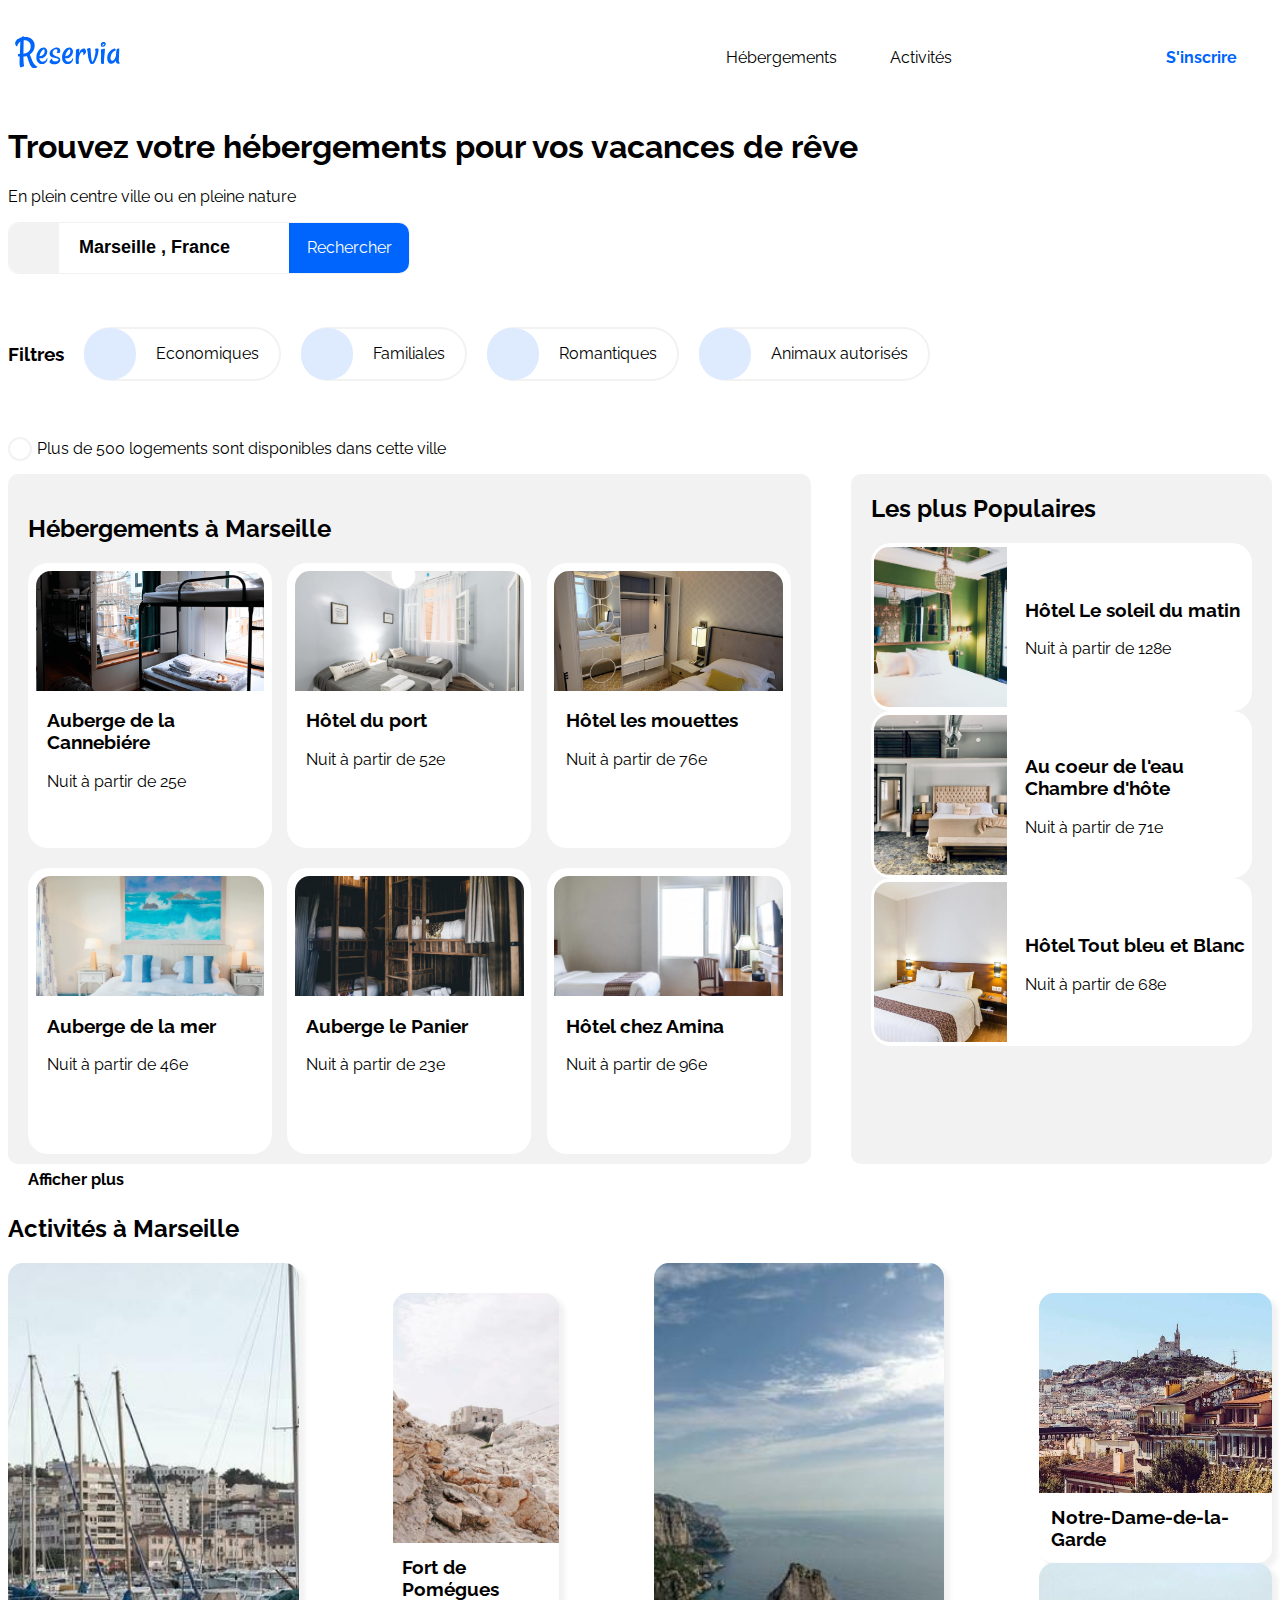
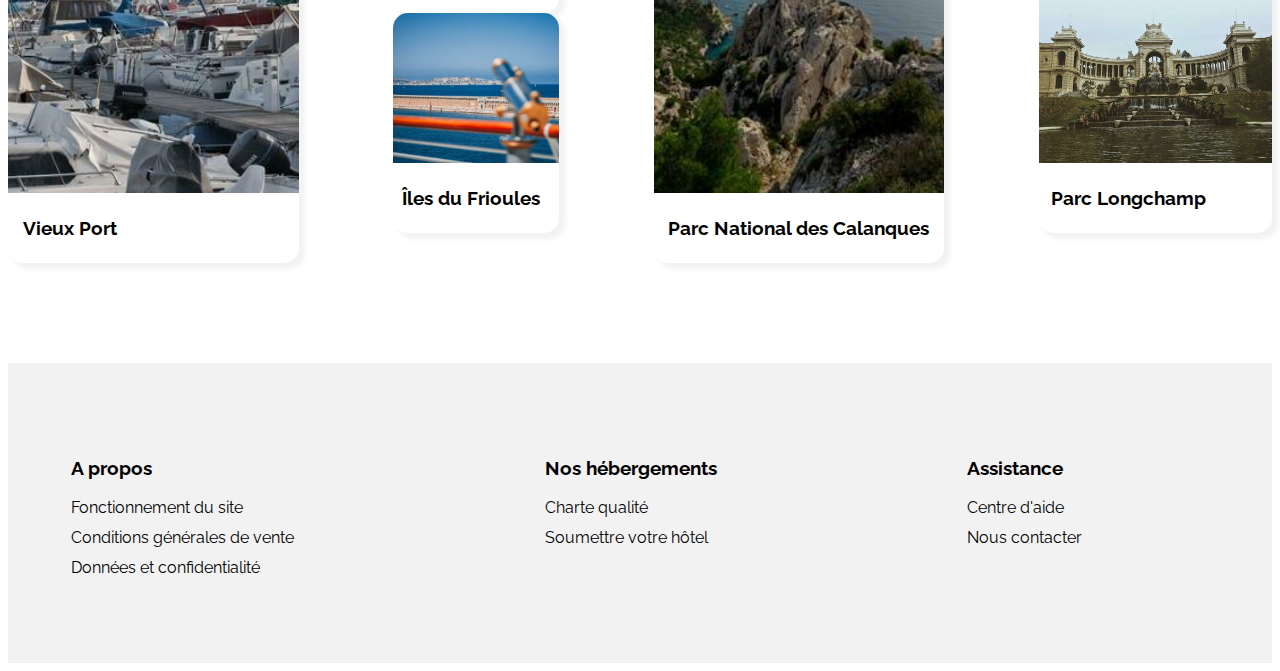
<file: index.html>
<!DOCTYPE html>
<html lang="fr">
  <head>
    <meta charset="UTF-8" />
    <meta http-equiv="X-UA-Compatible" content="IE=edge" />
    <meta name="viewport" content="width=device-width, initial-scale=1.0" />
    <link rel="stylesheet" href="https://use.fontawesome.com/releases/v5.15.3/css/all.css" integrity="sha384-SZXxX4whJ79/gErwcOYf+zWLeJdY/qpuqC4cAa9rOGUstPomtqpuNWT9wdPEn2fk"
      crossorigin="anonymous"
    />
    <link rel="preconnect" href="https://fonts.gstatic.com" />
    <link href="https://fonts.googleapis.com/css2?family=Raleway&display=swap" rel="stylesheet"/>
    <link rel="stylesheet" href="styles/style.css" />
    <link rel="stylesheet" href="styles/mobilestyle.css" />
    <title>Reservia</title>
  </head>
  <body>
    <nav class="TNav">
      <div class="TLiens flexBetween">
        <div class="mobileTitrepara">
          <img class="marglogo"  src="images/logo/Reservia.svg" alt="Logo Reservia" width="120" height="50"/>
        </div>

        <!-- on rajoute une div qui englobe les deux liens hebergement et activités -->
        <div class="TLien2  Barrel flexCentre">
          <div class="TLien TLienMobile flexCentre bordureNav">
            <a class="colorLien2 decorationNone" href="#hebergements"
              >Hébergements</a
            >
          </div>
          <div class="TLien flexCentre bordureNav">
            <a class="colorLien2 decorationNone" href="#activites">Activités</a>
          </div>
          <div class="barrel"></div>
        </div>
        <div class="TLien Lieninscrit flexCentre bordureNav">
          <a class="texteGras colorBleu decorationNone" href="#">S'inscrire</a>
        </div>
      </div>
    </nav>
    <header>
      <section>
        <div class="mobileTitrepara">
          <h1 class="texteGras">
            Trouvez votre hébergements pour vos vacances de rêve
          </h1>
          <p>En plein centre ville ou en pleine nature</p>
        </div>
        <div class="bordureSearch flexCentre">
          <div class="backGris flexCentre iconT">
            <i class="fas fa-map-marker-alt"></i>
          </div>
          <div>
            <input
              class="recherche flexCentre bordureNone paddingSearch" type="search" value="Marseille , France" />
          </div>
          <div class="backBleu flexCentre buttonSearch">
           <span class="mobileNone">Rechercher</span>
           <span class="desktopNone"><i class="fas fa-search"></i></span>
          </div>
        </div>
        <div class="mobileFiltreWrap filtre margFiltre">
          <div class="margFiltreTitre"><h3>Filtres</h3></div>
          <!-- rajoute 2 div flexAround pour separer en mobile -->
          <!-- div1 -->
          <div class="flexAround">
            <div class="mobileEconomiques flexBetween filtreTexteIcons">
              <i
               class="fas fa-money-bill-wave fa-lg filtreIcons flexCentre"
              ></i>
              <div class="filtreTexte flexCentre">Economiques</div>
            </div>
            <div class="mobileFamiliales flexBetween filtreTexteIcons">
              <i class="fas fa-child fa-lg filtreIcons flexCentre"></i>
              <div class="filtreTexte flexCentre">Familiales</div>
            </div>
          </div>
          <!-- div2 -->
          <div class="mobileFiltreWrap flexAround">
            <div class="flexBetween filtreTexteIcons">
              <i class="fas fa-heart fa-lg filtreIcons flexCentre"></i>
              <div class="filtreTexte flexCentre">Romantiques</div>
            </div>
            <div class="flexBetween filtreTexteIcons">
              <i class="fas fa-dog fa-lg filtreIcons flexCentre"></i>
              <div class="filtreTexte flexCentre">Animaux autorisés</div>
            </div>
          </div>
        </div>
        <div class="info">
          <div class="parentIcon flexCentre">
            <i class="fas fa-info fa-xs colorBleu"></i>
          </div>
          <p>Plus de 500 logements sont disponibles dans cette ville</p>
        </div>
      </section>
    </header>
    <section id="hebergements" class="flexAround">
      <div class="flexColumnAround THebergements backGris elementHebergements">
        <h2>Hébergements à Marseille</h2>
        <div class="bloc1 flexBetween">
          <div class="groupHebergements flexColumnCentre">
            <div class="imgHebergements1"></div>
            <div class="groupDetailsHebergements">
              <h3>Auberge de la Cannebiére</h3>
              <p>Nuit à partir de 25e</p>
              <div>
                <i class="fas fa-star colorBleu"></i>
                <i class="fas fa-star colorBleu"></i>
                <i class="fas fa-star colorBleu"></i>
                <i class="fas fa-star colorBleu"></i>
                <i class="fas fa-star colorGris"></i>
              </div>
            </div>
          </div>
          <div class="groupHebergements flexColumnCentre">
            <div class="imgHebergements2"></div>
            <div class="groupDetailsHebergements">
              <h3>Hôtel du port</h3>
              <p>Nuit à partir de 52e</p>
              <div>
                <i class="fas fa-star colorBleu"></i>
                <i class="fas fa-star colorBleu"></i>
                <i class="fas fa-star colorBleu"></i>
                <i class="fas fa-star colorBleu"></i>
                <i class="fas fa-star colorBleu"></i>
              </div>
            </div>
          </div>
          <div class="groupHebergements flexColumnCentre">
            <div class="imgHebergements3"></div>
            <div class="groupDetailsHebergements">
              <h3>Hôtel les mouettes</h3>
              <p>Nuit à partir de 76e</p>
              <div>
                <i class="fas fa-star colorBleu"></i>
                <i class="fas fa-star colorBleu"></i>
                <i class="fas fa-star colorBleu"></i>
                <i class="fas fa-star colorBleu"></i>
                <i class="fas fa-star colorGris"></i>
              </div>
            </div>
          </div>
        </div>
        <div class="bloc2 flexBetween">
          <div class="groupHebergements flexColumnCentre">
            <div class="imgHebergements4"></div>
            <div class="groupDetailsHebergements">
              <h3>Auberge de la mer</h3>
              <p>Nuit à partir de 46e</p>
              <div>
                <i class="fas fa-star colorBleu"></i>
                <i class="fas fa-star colorBleu"></i>
                <i class="fas fa-star colorBleu"></i>
                <i class="fas fa-star colorGris"></i>
                <i class="fas fa-star colorGris"></i>
              </div>
            </div>
          </div>
          <div class="groupHebergements flexColumnCentre">
            <div class="imgHebergements5"></div>
            <div class="groupDetailsHebergements">
              <h3>Auberge le Panier</h3>
              <p>Nuit à partir de 23e</p>
              <div>
                <i class="fas fa-star colorBleu"></i>
                <i class="fas fa-star colorBleu"></i>
                <i class="fas fa-star colorBleu"></i>
                <i class="fas fa-star colorBleu"></i>
                <i class="fas fa-star colorGris"></i>
              </div>
            </div>
          </div>
          <div class="groupHebergements flexColumnCentre">
            <div class="imgHebergements6"></div>
            <div class="groupDetailsHebergements">
              <h3>Hôtel chez Amina</h3>
              <p>Nuit à partir de 96e</p>
              <div>
                <i class="fas fa-star colorBleu"></i>
                <i class="fas fa-star colorBleu"></i>
                <i class="fas fa-star colorBleu"></i>
                <i class="fas fa-star colorBleu"></i>
                <i class="fas fa-star colorBleu"></i>
              </div>
            </div>
          </div>
        </div>
        <div></div>
        <p class="texteGras">Afficher plus</p>
      </div>
      <div class="TPopulaires elementPopulaires backGris">
        <div class="flexBetween">
          <h2 class="tabletteTTitrePop texteGras">Les plus Populaires</h2>
          <div><i class="fas fa-chart-line fa-2x"></i></div>
        </div>
        <div class="flexColumnAround">
          <div class="elementPopulaires2 groupPopulaires flexCentre">
            <div class="imgPopulaires1"></div>
            <div class="groupDetailsPopulaires">
              <h3>Hôtel Le soleil du matin</h3>
              <p>Nuit à partir de 128e</p>
              <div>
                <i class="fas fa-star colorBleu"></i>
                <i class="fas fa-star colorBleu"></i>
                <i class="fas fa-star colorBleu"></i>
                <i class="fas fa-star colorBleu"></i>
                <i class="fas fa-star colorBleu"></i>
              </div>
            </div>
          </div>
          <div class="elementPopulaires2 groupPopulaires flexCentre">
            <div class="imgPopulaires2"></div>
            <div class="groupDetailsPopulaires">
              <h3>Au coeur de l'eau Chambre d'hôte</h3>
              <p>Nuit à partir de 71e</p>
              <div>
                <i class="fas fa-star colorBleu"></i>
                <i class="fas fa-star colorBleu"></i>
                <i class="fas fa-star colorBleu"></i>
                <i class="fas fa-star colorBleu"></i>
                <i class="fas fa-star colorGris"></i>
              </div>
            </div>
          </div>
          <div class="groupPopulaires flexCentre">
            <div class="imgPopulaires3"></div>
            <div class="groupDetailsPopulaires">
              <h3>Hôtel Tout bleu et Blanc</h3>
              <p>Nuit à partir de 68e</p>
              <div>
                <i class="fas fa-star colorBleu"></i>
                <i class="fas fa-star colorBleu"></i>
                <i class="fas fa-star colorBleu"></i>
                <i class="fas fa-star colorBleu"></i>
                <i class="fas fa-star colorGris"></i>
              </div>
            </div>
          </div>
        </div>
      </div>
    </section>
    <section id="activites" class="Activites">
      <h2 class="mobileTitrepara">Activités à Marseille</h2>
      <div class="elementActivites flexBetween">
        <div class="groupActivites flexColumnCentre">
          <div class="imgActivites1"></div>
          <div class="hauteurTitre titreActivites"><h3>Vieux Port</h3></div>
        </div>

        <div class="elementActivites2356 flexColumnBetween">
          <div class="groupActivites2356 flexColumnCentre">
            <div class="imgActivites2"></div>
            <div class="hauteurTitre titreActivites">
              <h3>Fort de Pomégues</h3>
            </div>
          </div>

          <div class="groupActivites2356 flexColumnCentre">
            <div class="imgActivites3"></div>
            <div class="hauteurTitre titreActivites">
              <h3>Îles du Frioules</h3>
            </div>
          </div>
        </div>
        <div class="groupActivites flexColumnCentre">
          <div class="imgActivites4"></div>
          <div class="hauteurTitre titreActivites">
            <h3>Parc National des Calanques</h3>
          </div>
        </div>

        <div class="elementActivites2356 flexColumnBetween">
          <div class="groupActivites2356 flexColumnCentre">
            <div class="imgActivites5"></div>
            <div class="hauteurTitre titreActivites">
              <h3>Notre-Dame-de-la-Garde</h3>
            </div>
          </div>

          <div class="groupActivites2356 flexColumnCentre">
            <div class="imgActivites6"></div>
            <div class="hauteurTitre titreActivites">
              <h3>Parc Longchamp</h3>
            </div>
          </div>
        </div>
      </div>
    </section>
    <footer>
      <div class="footer backGris flexBetween">
        <div class="margeBlocFoot1 tailleBlocFoot">
          <h3>A propos</h3>
          <div class="divLienFoot">
            <a href="#" class="decorationNone lienFoot"
              >Fonctionnement du site</a
            >
          </div>
          <div class="divLienFoot">
            <a href="#" class="decorationNone lienFoot"
              >Conditions générales de vente</a
            >
          </div>
          <div class="divLienFoot">
            <a href="#" class="decorationNone lienFoot"
              >Données et confidentialité</a
            >
          </div>
        </div>
        <div class="tailleBlocFoot">
          <h3>Nos hébergements</h3>
          <div class="divLienFoot">
            <a href="#" class="decorationNone lienFoot">Charte qualité</a>
          </div>
          <div class="divLienFoot">
            <a href="#" class="decorationNone lienFoot"
              >Soumettre votre hôtel</a
            >
          </div>
        </div>
        <div class="margeBlocFoot3 tailleBlocFoot">
          <h3>Assistance</h3>
          <div class="divLienFoot">
            <a href="#" class="decorationNone lienFoot">Centre d'aide</a>
          </div>
          <div class="divLienFoot">
            <a href="#" class="decorationNone lienFoot">Nous contacter</a>
          </div>
        </div>
      </div>
    </footer>
  </body>
</html>
</file>
<file: styles/style.css>
/* GENERAL */
html,
body {
  font-family: Raleway, Arial, Helvetica, sans-serif;
}
.flexCentre {
  display: flex;
  justify-content: center;
  align-items: center;
}
.flexAround {
  display: flex;
  justify-content: space-around;
  align-items: center;
}
.flexBetween {
  display: flex;
  justify-content: space-between;
  align-items: center;
}
.flexColumnCentre {
  display: flex;
  flex-direction: column;
  justify-content: center;
  align-items: center;
}
.flexColumnAround {
  display: flex;
  flex-direction: column;
  justify-content: space-around;
}
.flexColumnBetween {
  display: flex;
  flex-direction: column;
  justify-content: space-between;
}
.decorationNone {
  text-decoration: none;
}
.bordureNone {
  border: none;
}
.texteGras {
  font-weight: bold;
}
.colorBleu {
  color: #0065fc;
}
.colorBleuClair {
  color: #deebff;
}
.colorGris {
  color: #f2f2f2;
}
.backBleu {
  background-color: #0065fc;
}
.backBleuClair {
  background-color: #deebff;
}
.backGris {
  background-color: #f2f2f2;
}
/* NAV */
.TNav {
  height: auto;
}
.TLiens {
  width: 100%;
}
.TLien2 {
  margin-left: 60%;
}
.TLien {
  width: 140px;
  height: 99px;
}
.colorLien2 {
  color: black;
}
.bordureNav {
  border-top: 0px solid transparent;
}
.bordureNav:hover {
  border-top: 1px solid #0065fc;
  cursor: pointer;
}
.bordureNav:hover > a {
  color: #0065fc;
}
.marglogo {
  margin-bottom: 7px;
}
/*HEADER*/
.desktopNone{
  display:None;
}
.bordureSearch {
  width: 400px;
  border-radius: 10px;
  border: 0.5px solid #f2f2f2;
}
.paddingSearch {
  padding-left: 20px;
}
.recherche {
  height: 50px;
  width: 230px;
  font-size: 18px;
  color: black;
  font-weight: bold;
}
.iconT {
  height: 50px;
  width: 50px;
  border-radius: 10px 0 0 10px;
}
.buttonSearch {
  height: 50px;
  width: 120px;
  color: white;
  cursor: pointer;
  border-radius: 0 10px 10px 0;
}
.buttonSearch:hover {
  color: #0065fc;
  background-color: #f2f2f2;
}
/* Filtres */
.margFiltre {
  margin-top: 50px;
  margin-bottom: 40px;
}
.filtre {
  display: flex;
  align-items: center;
}
.margFiltreTitre {
  margin-right: 20px;
}
.filtreTexteIcons {
  border: 2px solid #f2f2f2;
  height: 50px;
  border-radius: 30px;
  margin-right: 20px;
}

.filtreTexteIcons:hover > .filtreTexte {
  color: #0065fc;
}
.filtreTexteIcons:hover > .filtreIcons {
  color: white;
  background-color: #0065fc;
}
.filtreTexte {
  height: 50px;
  padding-left: 20px;
  padding-right: 20px;
  border-radius: 0 25px 25px 0;
}

.filtreIcons {
  margin-left: -2px;
  border-radius: 25px;
  width: 52px;
  height: 52px;
  color: #0065fc;
  background-color: #deebff;
}
/* INFO ICONE */
.info {
  display: flex;
  align-items: center;
}
.parentIcon {
  width: 20px;
  height: 20px;
  border: 2px solid #f2f2f2;
  border-radius: 25px;
  margin-right: 5px;
}
/* HEBERGEMENTS */
.THebergements {
  flex: 2;
  height: 650px;
  margin-right: 20px;
  border-radius: 10px;
}
.TPopulaires {
  flex: 1;
  height: 650px;
  margin-left: 20px;
  border-radius: 10px;
}
.ElementHebergements {
  padding-left: 20px;
  padding-right: 20px;

}
.bloc1 {
  margin-bottom: 10px;
}
.bloc2 {
  margin-top: 10px;
}
.groupHebergements {
  width: 30%;
  height: auto;
  background-color: white;
  padding: 1%;
  border-radius: 20px;
  /*je rajoute pour voir en version mobile et desktop*/
  box-shadow: 5px 5px 5px 1px #f2f2f2;
}
.groupHebergements:hover {
  cursor: pointer;
  transform: scale(1.1);
}
.groupDetailsHebergements {
  width: 90%;

}
.imgHebergements1 {
  background-image: url("../images/hebergements/3_medium/marcus.jpg");
  background-size: cover;
  background-position: center;
  width: 100%;
  height: 120px;
  border-radius: 15px 15px 0 0;
}
.imgHebergements2 {
  background-image: url("../images/hebergements/3_medium/fred.jpg");
  background-size: cover;
  background-position: center;
  width: 100%;
  height: 120px;
  border-radius: 15px 15px 0 0;
}
.imgHebergements3 {
  background-image: url("../images/hebergements/4_small/reisetopia.jpg");
  background-size: cover;
  background-position: center;
  width: 100%;
  height: 120px;
  border-radius: 15px 15px 0 0;
}
.imgHebergements4 {
  background-image: url("../images/hebergements/4_small/annie.jpg");
  background-size: cover;
  background-position: center;
  width: 100%;
  height: 120px;
  border-radius: 15px 15px 0 0;
}
.imgHebergements5 {
  background-image: url("../images/hebergements/4_small/nicate.jpg");
  background-size: cover;
  background-position: center;
  width: 100%;
  height: 120px;
  border-radius: 15px 15px 0 0;
}
.imgHebergements6 {
  background-image: url("../images/hebergements/3_medium/febrian.jpg");
  background-size: cover;
  background-position: center;
  width: 100%;
  height: 120px;
  border-radius: 15px 15px 0 0;
}
/* Populaires */

.elementPopulaires {
  padding-left: 20px;
  padding-right: 20px;
}
.elementPopulaires12 {
  margin-bottom: 22px;
}
.groupPopulaires {
  background-color: white;
  height: auto;
  padding: 1% 0 1% 1%;
  border-radius: 20px;
}
.groupPopulaires:hover {
  cursor: pointer;
  transform: scale(1.05);
}
.groupDetailsPopulaires {
  width: 60%;
  padding-left: 5%;
}
.imgPopulaires1 {
  background-image: url("../images/hebergements/4_small/emile.jpg");
  background-size: cover;
  background-position: center;
  width: 35%;
  height: 160px;
  border-radius: 15px 0 0 15px;
}
.imgPopulaires2 {
  background-image: url("../images/hebergements/4_small/aw.jpg");
  background-size: cover;
  background-position: center;
  width: 35%;
  height: 160px;
  border-radius: 15px 0 0 15px;
}
.imgPopulaires3 {
  background-image: url("../images/hebergements/4_small/zakaria.jpg");
  background-size: cover;
  background-position: center;
  width: 35%;
  height: 160px;
  border-radius: 15px 0 0 15px;
}
/* Activites */
.Activites {
  margin-top: 50px;
  margin-bottom: 50px;
}
.ElementActivites {
  width: 100%;
  height: 600px;
}
.ElementActivites2356 {
  width: 23%;
  height: 600px;
}
/* reglage bloc */
.groupActivites {
  width: 23%;
  border-radius: 15px;
  box-shadow: 5px 5px 5px 1px #f2f2f2;
}
.groupActivites:hover {
  cursor: pointer;
  transform: scale(1.03);
}
.groupActivites2356 {
  width: 100%;
  border-radius: 15px;
  box-shadow: 5px 5px 5px 1px #f2f2f2;
}
.groupActivites2356:hover {
  cursor: pointer;
  transform: scale(1.03);
}
/* fin reglage bloc */
.hauteurTitre {
  height: 70px;
}
.titreActivites {
  display: flex;
  justify-content: flex-start;
  align-items: center;
  padding-left: 5%;
  width: 95%;
}
.imgActivites1 {
  background-image: url("../images/activites/4_small/reno.jpg");
  background-size: cover;
  background-position: center;
  width: 100%;
  height: 530px;
  border-radius: 15px 15px 0 0;
}
.imgActivites2 {
  background-image: url("../images/activites/4_small/paul.jpg");
  background-size: cover;
  background-position: center;
  width: 100%;
  height: 250px;
  border-radius: 15px 15px 0 0;
}
.imgActivites3 {
  background-image: url("../images/activites/4_small/kevin.jpg");
  background-size: cover;
  background-position: center;
  width: 100%;
  height: 150px;
  border-radius: 15px 15px 0 0;
}
.imgActivites4 {
  background-image: url("../images/activites/4_small/kilyan.jpg");
  background-size: cover;
  background-position: center;
  width: 100%;
  height: 530px;
  border-radius: 15px 15px 0 0;
}
.imgActivites5 {
  background-image: url("../images/activites/4_small/florian.jpg");
  background-size: cover;
  background-position: center;
  width: 100%;
  height: 200px;
  border-radius: 15px 15px 0 0;
}
.imgActivites6 {
  background-image: url("../images/activites/4_small/lena.jpg");
  background-size: cover;
  background-position: center;
  width: 100%;
  height: 200px;
  border-radius: 15px 15px 0 0;
}
/* footer */
.footer {
  height: 300px;
  margin-top: 100px;
}
.tailleBlocFoot {
  height: 150px;
}
.margeBlocFoot1 {
  margin-left: 5%;
}
.margeBlocFoot3 {
  margin-right: 15%;
}
.lienFoot {
  color: black;
}
.divLienFoot {
  height: 30px;
}
/* responsive */
</file>
<file: styles/mobilestyle.css>
@media screen and (max-width: 1295px) {
    .TLien2 {
      margin-left: 35%;
    }
    .groupDetailsHebergements {
      min-height: 150px;
    }
    .THebergements {
      min-height: auto;
      padding: 20px;
    }
    .TPopulaires {
      min-height: auto;
      padding: 20px;
    }
    .tabletteTTitrePop {
      margin-top: 0;
    }
  }
  @media screen and (max-width: 990px) {
    .mobileFiltreWrap {
      flex-direction: column;
      align-items: flex-start;
    }
    .filtreTexteIcons {
      margin-bottom: 20px;
    }
    #hebergements {
      flex-direction: column-reverse;
      width: 100%;
    }
    .elementPopulaires {
      flex: none;
      width: 90%;
      margin-left: 0;
      padding: 5%;
    }
    .elementHebergements {
      flex: none;
      width: 90%;
      margin-right: 0;
      margin-top: 50px;
      padding: 5%;
    }
  }
  
  @media screen and (max-width: 700px) {
  .TLiens{
    width: 90%;
  
  }
  .TLien2{
    order: 1; 
      width: 100%;
      margin-left: 0;
      margin-top: -80px
  }
  .barrel{
    border-bottom: 3px solid #f2f2f2;
    
  }

  .Lieninscrit{
    position: relative;
    bottom:80px;
    left: 230px;
  }


  .elementHebergements{
  height: auto;
  }
  .bloc1{
    flex-direction: column;
    margin-bottom: 0%;
  }
  .bloc2{
   flex-direction: column;
   margin-top: 0%;
  }
  .groupHebergements{
    width: 100%;
    margin-bottom: 50px;
  }
  .groupDetailsHebergements{
    min-height: auto;
  }
  .elementActivites{
    flex-direction: column;
   height: auto;
  }
  .groupActivites{
    width: 100%;
    margin-bottom: 50px;
  }
  .elementActivites2356{
    width: 100%;
    height: auto;
  }
  .groupActivites2356{
    margin-bottom: 50px;
  }
  .imgActivites1,
  .imgActivites2,
  .imgActivites3,
  .imgActivites4,
  .imgActivites5,
  .imgActivites6{
    height: 200px;
  }
  .footer{
    flex-direction: column;
    align-items: flex-start;
    height: auto;
    padding-left: 20px;
  }
  .margeBlocFoot1{
    margin-left:0 ;
  }
  
  }
  
  @media screen and (max-width: 600px){
  
  .TLien2{
    order: 1; 
      width: 100%;
      margin-left: 0;
      margin-top: -80px;
      border-bottom:5px solid #f2f2f2;
  }
  .barrel{
    border-bottom: 3px solid #f2f2f2;
    
  }
  
  .Lieninscrit{
    position: relative;
    bottom:80px;
    left: 230px;
  }

  
  .TLienMobile{
   width: 50%;
   border-top: 0;
   border-bottom: 5px solid #f2f2f2;
  }
  .TLiens{
    width:100%;
    flex-direction: row;
    flex-wrap: wrap;
  }
  .TLienMobile:hover{
   border-top: 0;
   border-bottom: 5px solid #0065fc ;
  }
  
  .bordureSearch{
    width: auto;
    border: none;
  }
  .recherche{
    width: 200px;
    border-bottom: 1px solid #f2f2f2;
    border-top:1px solid #f2f2f2 ;
  }
  .buttonSearch{
    width: 50px;
    border-radius: 15px; 
  }
  .desktopNone{
    display: block;
  }
  .mobileNone{
    display:None;
  }
  
  .margFiltre{
    padding-left: 5%;
  }
  
  .mobileEconomique{
   margin-right: 5px;
  }
  
  .mobileFamiliales{
   margin-right: 0;
  
  }
  .filtreTexte{
    padding-left: 10px;
    padding-right: 10px;
  }
  .info{
    padding-left:5px;
  }
  
  .elementHebergements{
    border-radius: 0;
  }
  
  .elementPopulaires{
    background-color: white;
  }
  
  .mobileTitrepara{
   padding-left: 5%;
   width: 90%;
  
  }
  
  .elementActivites{
    padding: 5%;
  }
  
  html,body{
    margin: 0;
    padding: 0;
  }



  @media screen and (max-width: 430px){
    .TLien2{
      order: 1; 
      width: 100%;
      margin-left: 0;
      margin-top: -80px;
      
    
    }
    .barrel{
      border-bottom: 3px solid #f2f2f2;
      
    }
    
    .TLienMobile{
     width: 50%;
     border-top: 0;
     
    }
    .Lieninscrit{
      position: relative;
      bottom:80px;
      left: 230px;
    }
    .TLiens{
      width:100%;
      flex-direction: row;
      flex-wrap: wrap;
    
    }
    .TLienMobile:hover{
     border-top: 0;
     border-bottom: 5px solid #0065fc ;
    }
    
    .bordureSearch{
      width: auto;
      border: none;
    }
    .recherche{
      width: 200px;
      border-bottom: 1px solid #f2f2f2;
      border-top:1px solid #f2f2f2 ;
    }
    .buttonSearch{
      width: 50px;
      border-radius: 15px; 
    }
    .desktopNone{
      display: block;
    }
    .mobileNone{
      display:None;
    }
    
    .margFiltre{
      padding-left: 5%;
    }
    
    .mobileEconomique{
     margin-right: 5px;
    }
    
    .mobileFamiliales{
     margin-right: 0;
    
    }
    .filtreTexte{
      padding-left: 10px;
      padding-right: 10px;
    }
    .info{
      padding-left:5px;
    }
    .TPopulaires{
      width: 100%;
    }
    .elementHebergements{
      border-radius: 0;
      width: 90%;
    }
    
    .elementPopulaires{
      background-color: #f2f2f2;
      width: 80%;
    }
    
    .mobileTitrepara{
     padding-left: 5%;
     width: 80%;
    
    }
    .titreActivites h3{
      display: flex;
      justify-content: flex-start;
    }
    
    .elementActivites{
      padding: 5%;
     
    }
    .groupActivites{
      width: 80%;
      margin-bottom: 50px;
      margin-right: 20px;
    }
    .elementActivites2356{
      width: 80%;
      height: auto;
      margin-right: 40px;
    }
    .groupActivites2356{
      width:100%;
      margin-bottom: 50px;
  
    }
    .imgActivites1,
    .imgActivites2,
    .imgActivites3,
    .imgActivites4,
    .imgActivites5,
    .imgActivites6{
      height: 200px;
    }
  
    .imgActivites2,
    .imgActivites3,
    .imgActivites5,
    .imgActivites6{
      width:100%;
    

  }
  
  }
}
</file>
